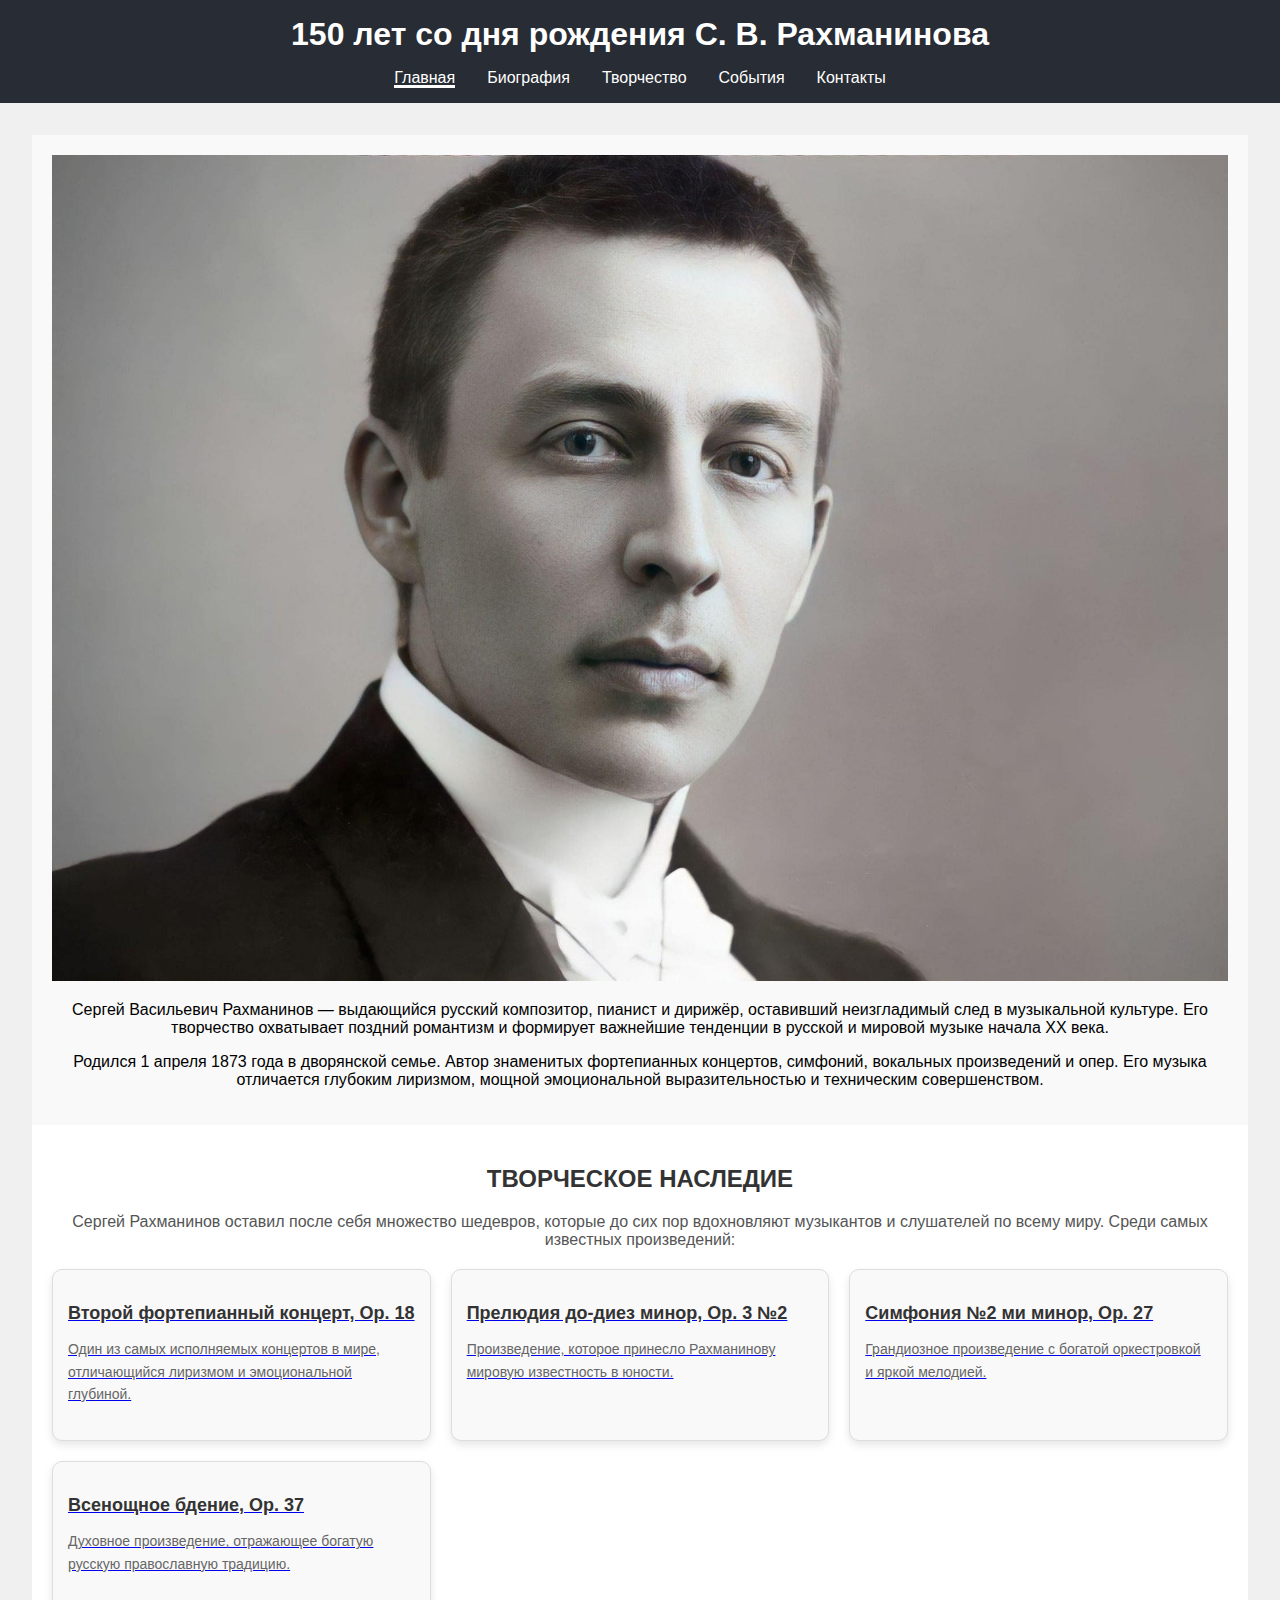
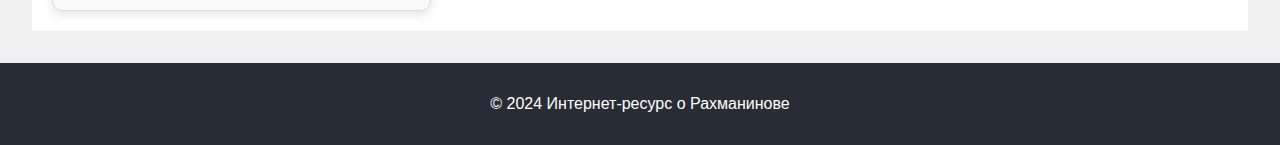
<file: index.html>
<!DOCTYPE html>
<html lang="ru">
<head>
    <meta charset="UTF-8">
    <meta name="viewport" content="width=device-width, initial-scale=1.0">
    <title>С. В. Рахманинов</title>
    <link rel="stylesheet" href="css/style.css">
</head>
<body>
    <header>
        <h1>150 лет со дня рождения С. В. Рахманинова</h1>
        <nav>
            <ul>
                <li><a href="index.html" class="active">Главная</a></li>
                <li><a href="biography.html">Биография</a></li>
                <li><a href="works.html">Творчество</a></li>
                <li><a href="events.html">События</a></li>
                <li><a href="contacts.html">Контакты</a></li>
            </ul>
        </nav>
    </header>
    <main>
        <section class="intro">
            <div class="intro-content">
                <img src="images/rahmaninov.jpg" alt="Сергей Рахманинов" class="rahmaninov-photo">
                <p>
                    Сергей Васильевич Рахманинов — выдающийся русский композитор, пианист и дирижёр, оставивший 
                    неизгладимый след в музыкальной культуре. Его творчество охватывает поздний романтизм 
                    и формирует важнейшие тенденции в русской и мировой музыке начала XX века.
                </p>
                <p>
                    Родился 1 апреля 1873 года в дворянской семье. Автор знаменитых фортепианных концертов, 
                    симфоний, вокальных произведений и опер. Его музыка отличается глубоким лиризмом, 
                    мощной эмоциональной выразительностью и техническим совершенством.
                </p>
            </div>
        </section>
        <section class="legacy">
            <h2>Творческое наследие</h2>
            <p>
                Сергей Рахманинов оставил после себя множество шедевров, которые до сих пор вдохновляют музыкантов 
                и слушателей по всему миру. Среди самых известных произведений:
            </p>
            <div class="works-list">
                <div class="work-item">
                    <a href="works.html#work-1">
                        <h3>Второй фортепианный концерт, Op. 18</h3>
                        <p>Один из самых исполняемых концертов в мире, отличающийся лиризмом и эмоциональной глубиной.</p>
                    </a>
                </div>
                <div class="work-item">
                    <a href="works.html#work-2">
                        <h3>Прелюдия до-диез минор, Op. 3 №2</h3>
                        <p>Произведение, которое принесло Рахманинову мировую известность в юности.</p>
                    </a>
                </div>
                <div class="work-item">
                    <a href="works.html#work-3">
                        <h3>Симфония №2 ми минор, Op. 27</h3>
                        <p>Грандиозное произведение с богатой оркестровкой и яркой мелодией.</p>
                    </a>
                </div>  
                <div class="work-item">
                    <a href="works.html#work-4">
                        <h3>Всенощное бдение, Op. 37</h3>
                        <p>Духовное произведение, отражающее богатую русскую православную традицию.</p>
                    </a>
                </div>
            </div>
        </section>
    </main>
    <footer>
        <p>© 2024 Интернет-ресурс о Рахманинове</p>
    </footer>
    <script src="js/script.js" defer></script>
</body>
</html>
</file>
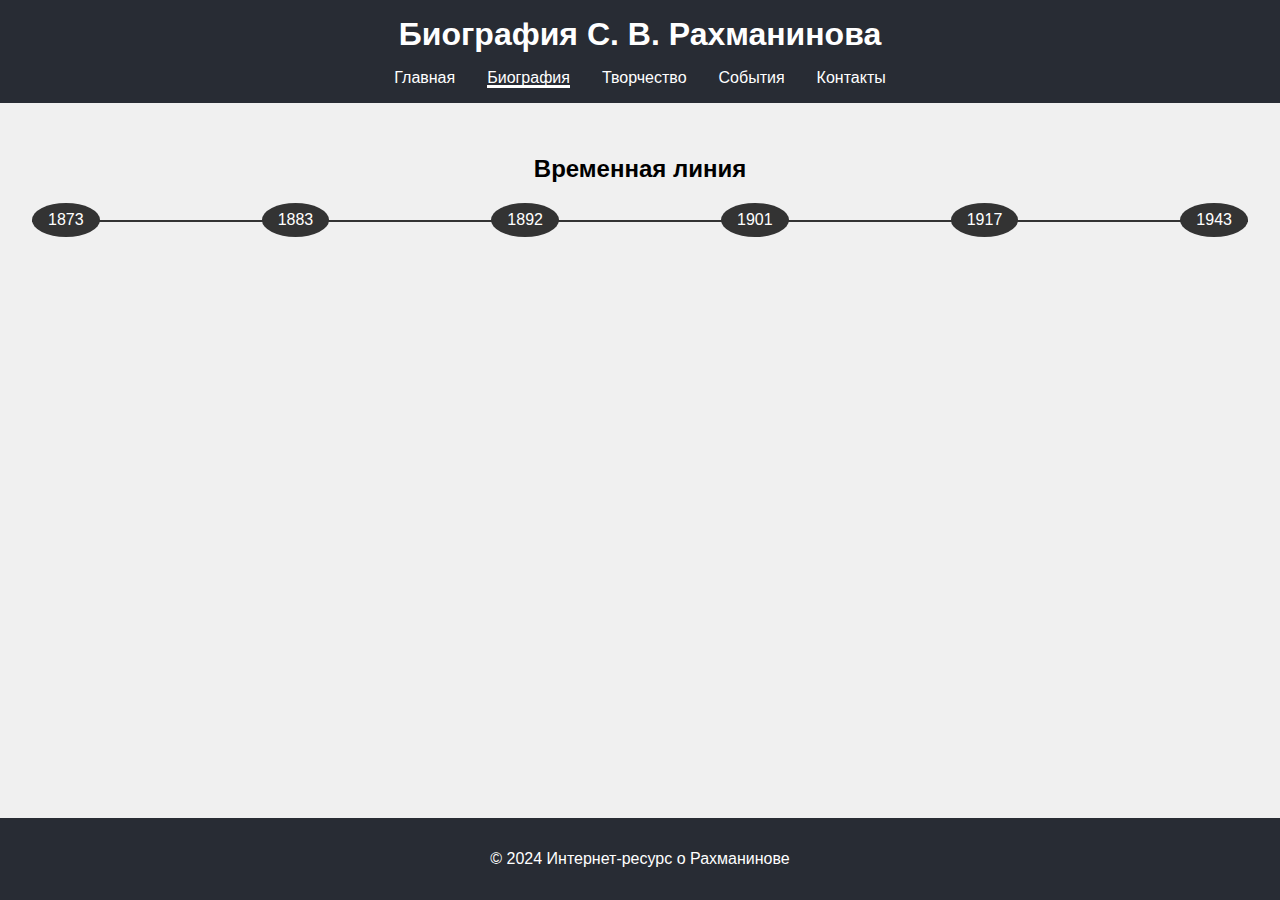
<file: biography.html>
<!DOCTYPE html>
<html lang="ru">
<head>
    <meta charset="UTF-8">
    <meta name="viewport" content="width=device-width, initial-scale=1.0">
    <title>Биография - С. В. Рахманинов</title>
    <link rel="stylesheet" href="css/style.css">
</head>
<body>
    <header>
        <h1>Биография С. В. Рахманинова</h1>
        <nav>
            <ul>
                <li><a href="index.html" >Главная</a></li>
                <li><a href="biography.html" class="active">Биография</a></li>
                <li><a href="works.html">Творчество</a></li>
                <li><a href="events.html">События</a></li>
                <li><a href="contacts.html">Контакты</a></li>
            </ul>
        </nav>
    </header>
    <main>
        <section class="timeline">
            <h2>Временная линия</h2>
            <div class="timeline-container">
                <!-- Линия -->
                <div class="timeline-line"></div>

               <!-- Годы -->
                <div class="timeline-year" data-info="Сергей Рахманинов родился в дворянской семье в селе Семёново." data-detail="<strong>1873</strong><br>Сергей Рахманинов появился на свет 1 апреля (13 апреля по новому стилю) в селе Семёново Новгородской губернии. Он был выходцем из дворянской семьи. Его отец, Василий Аркадьевич, был офицером, а мать, Любовь Петровна, происходила из музыкальной семьи.<br><img src='images/r1.jpg' alt='Фотография детства' class='detail-image' placeholder='Рахманинов в детстве'>">
                <span>1873</span>
                </div>

                <div class="timeline-year" data-info="Начало обучения музыке под руководством Николая Зверева." 
                data-detail="<strong>1883</strong><br>Семья Сергея переехала в Санкт-Петербург. Его отец разорился, и юный Сергей был отдан в музыкальную школу. Позже он поступил в Москву, где его наставником стал Николай Зверев, знаменитый учитель музыки. Именно в этот период началась серьезная музыкальная подготовка Сергея.<br><img src='images/r2.jpg' alt='Фотография Зверева' class='detail-image' placeholder='Добавить изображение здесь'>">
                <span>1883</span>
                </div>

                <div class="timeline-year" data-info="Премьера оперы 'Алеко', принесшая первый успех." 
                data-detail="<strong>1892</strong><br>Рахманинов окончил Московскую консерваторию с золотой медалью, представив свою первую оперу &laquo;Алеко&raquo;, которая стала настоящим триумфом. Премьера состоялась в Большом театре, что принесло композитору признание.<br><img src='images/r3.jpg' alt='Афиша оперы Алеко' class='detail-image' placeholder='Добавить изображение здесь'>">
                <span>1892</span>
                </div>

                <div class="timeline-year" data-info="Премьера Второго фортепианного концерта — мировое признание." 
                data-detail="<strong>1901</strong><br>После тяжелого периода депрессии, Рахманинов вернулся к композиторской деятельности. Его Второй фортепианный концерт стал символом триумфа и признания. Концерт до сих пор считается одним из величайших произведений в истории классической музыки.<br><img src='images/r4.jpg' alt='Премьера второго концерта' class='detail-image' placeholder='Добавить изображение здесь'>">
                <span>1901</span>
                </div>

                <div class="timeline-year" data-info="Эмиграция в связи с революцией в России." 
                data-detail="<strong>1917</strong><br>После Октябрьской революции Рахманинов с семьей был вынужден покинуть Россию. Они эмигрировали в Европу, а затем в США, где композитор начал новую жизнь в качестве исполнителя и дирижера.<br><img src='images/r5.jpg' alt='Эмиграция Рахманинова' class='detail-image' placeholder='Добавить изображение здесь'>">
                <span>1917</span>
                </div>

                <div class="timeline-year" data-info="Смерть композитора в Беверли-Хиллз, США." 
                data-detail="<strong>1943</strong><br>Сергей Рахманинов скончался 28 марта 1943 года в Беверли-Хиллз, Калифорния, США. Он оставил после себя огромное музыкальное наследие, оставаясь одной из ключевых фигур в истории классической музыки.<br><img src='images/r6.jpg' alt='Памятник Рахманинову' class='detail-image' placeholder='Добавить изображение здесь'>">
                <span>1943</span>
                </div>

            </div>
            <div id="timeline-tooltip" class="tooltip"></div>
            <div id="timeline-details"></div>
        </section>
    </main>
    <footer>
        <p>© 2024 Интернет-ресурс о Рахманинове</p>
    </footer>
    <script src="js/script.js" defer></script>
</body>
</html>
</file>
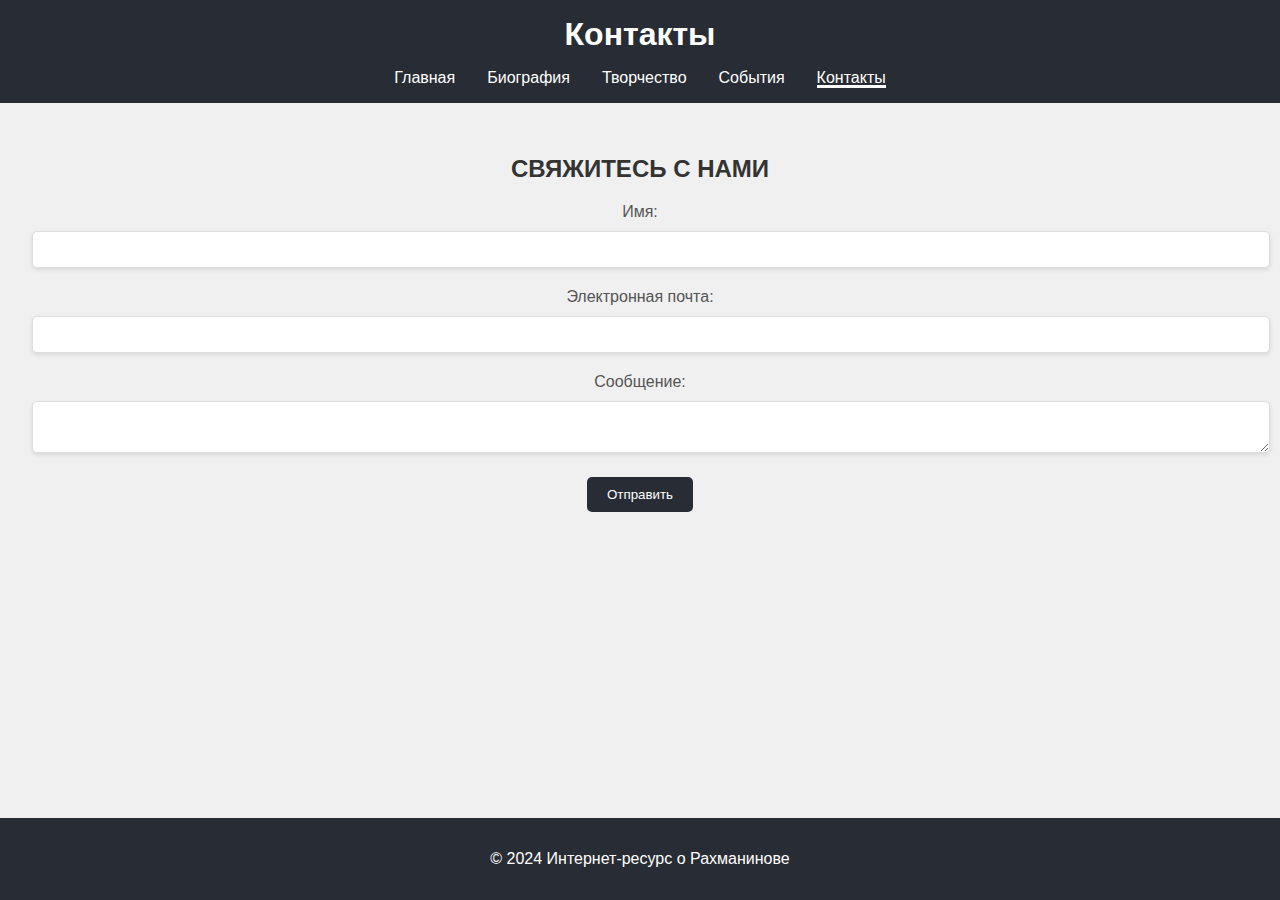
<file: contacts.html>
<!DOCTYPE html>
<html lang="ru">
<head>
    <meta charset="UTF-8">
    <meta name="viewport" content="width=device-width, initial-scale=1.0">
    <title>Контакты - С. В. Рахманинов</title>
    <link rel="stylesheet" href="css/style.css">
</head>
<body>
    <header>
        <h1>Контакты</h1>
        <nav>
            <ul>
                <li><a href="index.html">Главная</a></li>
                <li><a href="biography.html">Биография</a></li>
                <li><a href="works.html">Творчество</a></li>
                <li><a href="events.html">События</a></li>
                <li><a href="contacts.html" class="active">Контакты</a></li>
            </ul>
        </nav>
    </header>
    <main>
        <section class="contact-form-section">
            <h2>Свяжитесь с нами</h2>
            <form id="contact-form">
                <label for="name">Имя:</label>
                <input type="text" id="name" name="name" required>
                <label for="email">Электронная почта:</label>
                <input type="email" id="email" name="email" required>
                <label for="message">Сообщение:</label>
                <textarea id="message" name="message" required></textarea>
                <button type="submit">Отправить</button>
            </form>
        </section>
    </main>
    <footer>
        <p>© 2024 Интернет-ресурс о Рахманинове</p>
    </footer>
    <script src="js/script.js" defer></script>
</body>
</html>
</file>
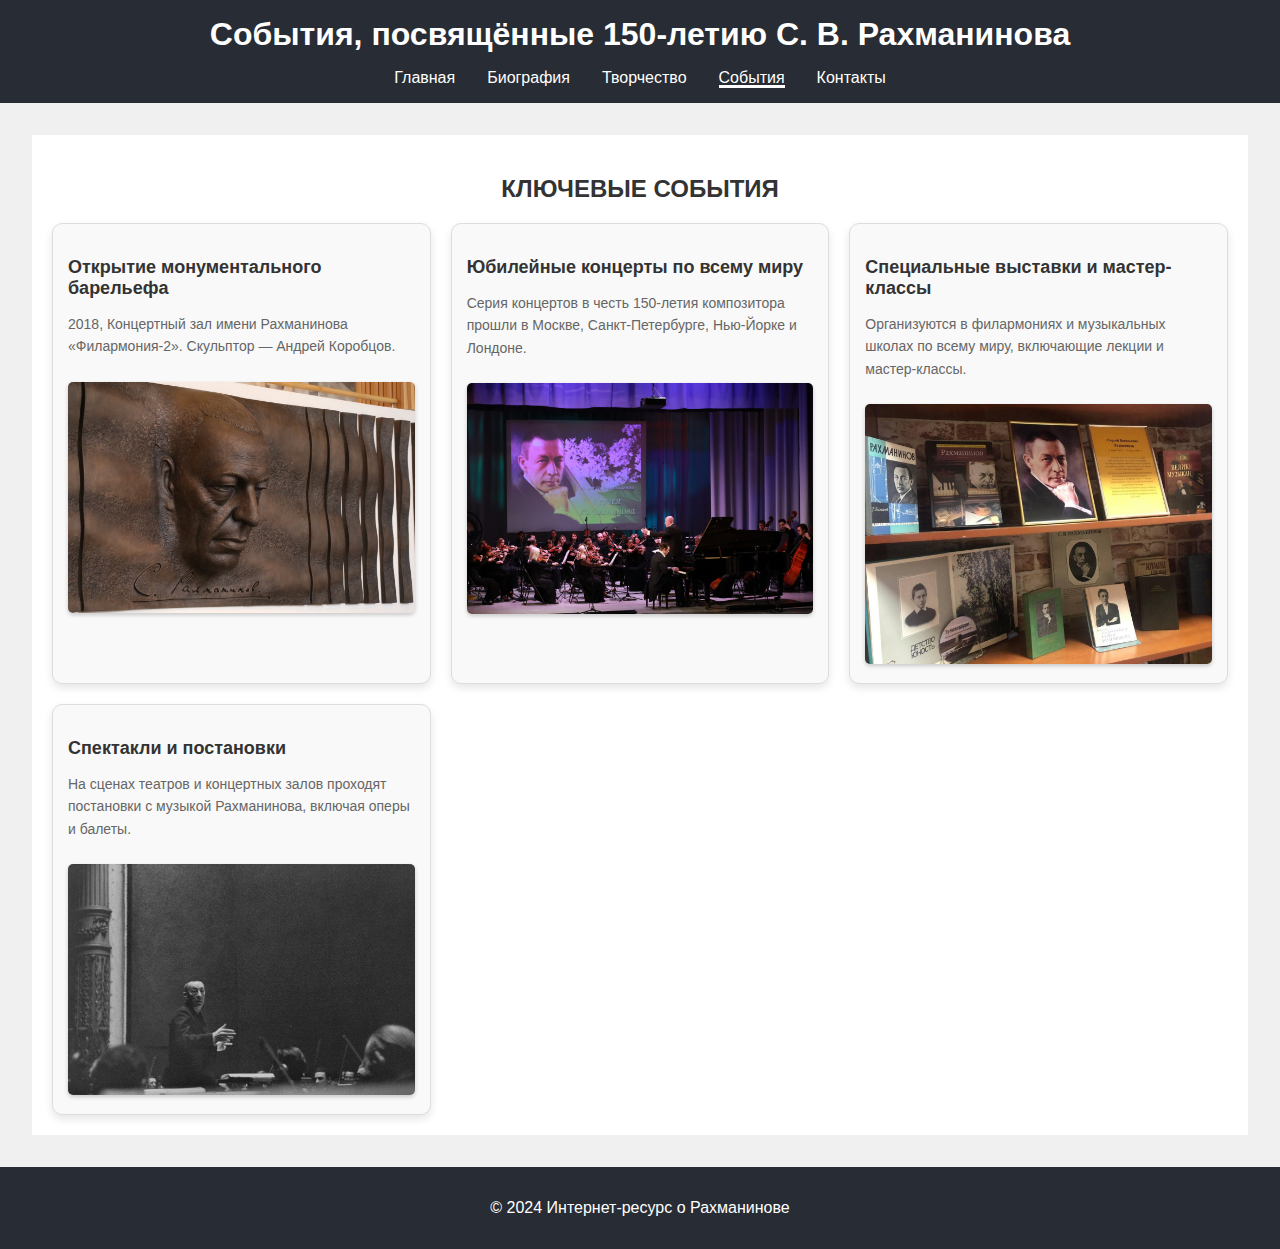
<file: events.html>
<!DOCTYPE html>
<html lang="ru">
<head>
    <meta charset="UTF-8">
    <meta name="viewport" content="width=device-width, initial-scale=1.0">
    <title>События - Рахманинов 150 лет</title>
    <link rel="stylesheet" href="css/style.css">
</head>
<body>
    <header>
        <h1>События, посвящённые 150-летию С. В. Рахманинова</h1>
        <nav>
            <ul>
                <li><a href="index.html">Главная</a></li>
                <li><a href="biography.html">Биография</a></li>
                <li><a href="works.html">Творчество</a></li>
                <li><a href="events.html" class="active">События</a></li>
                <li><a href="contacts.html">Контакты</a></li>
            </ul>
        </nav>
    </header>
    <main>
        <section class="events">
            <h2>Ключевые события</h2>
            <div class="event-list">
                <div class="event-item" id="event-1">
                    <h3>Открытие монументального барельефа</h3>
                    <p>2018, Концертный зал имени Рахманинова «Филармония-2». Скульптор — Андрей Коробцов.</p>
                    <img src="images/rahmaninov-barrel.jpg" alt="Барельеф Рахманинова" class="event-photo">
                </div>
                <div class="event-item" id="event-2">
                    <h3>Юбилейные концерты по всему миру</h3>
                    <p>Серия концертов в честь 150-летия композитора прошли в Москве, Санкт-Петербурге, Нью-Йорке и Лондоне.</p>
                    <img src="images/concert.jpg" alt="Юбилейный концерт Рахманинова" class="event-photo">
                </div>
                <div class="event-item" id="event-3">
                    <h3>Специальные выставки и мастер-классы</h3>
                    <p>Организуются в филармониях и музыкальных школах по всему миру, включающие лекции и мастер-классы.</p>
                    <img src="images/exhibition.jpg" alt="Выставка посвященная Рахманинову" class="event-photo">
                </div>
                <div class="event-item" id="event-4">
                    <h3>Спектакли и постановки</h3>
                    <p>На сценах театров и концертных залов проходят постановки с музыкой Рахманинова, включая оперы и балеты.</p>
                    <img src="images/theatre.jpg" alt="Постановка с музыкой Рахманинова" class="event-photo">
                </div>
            </div>
        </section>
    </main>
    <footer>
        <p>© 2024 Интернет-ресурс о Рахманинове</p>
    </footer>
    <script src="js/script.js" defer></script>
</body>
</html>
</file>
<file: css/style.css>
body {
    font-family: Arial, sans-serif;
    margin: 0;
    padding: 0;
    display: flex;
    flex-direction: column;
    min-height: 100vh; /* Убедимся, что тело страницы занимает всю высоту окна */
    background: linear-gradient(120deg, #f0f0f0 0%, #c9c5c4 100%); /* Плавный фон */
    background-size: cover;
}

header {
    background-color: #282c34;
    color: white;
    padding: 1em 0;
    text-align: center;
}

header h1 {
    margin: 0;
}

nav ul {
    display: flex;
    list-style: none;
    justify-content: center;
    padding: 0;
    margin: 1em 0 0;
}

nav ul li {
    margin: 0 1em;
}

nav ul li a {
    color: white;
    text-decoration: none;
    position: relative;
    transition: color 0.3s ease;
}

nav ul li a:hover {
    color: #ddd;
}

nav ul li a::after {
    content: '';
    position: absolute;
    left: 0;
    bottom: 0;
    width: 0;
    height: 1px;
    background-color: white;
    transition: width 0.3s ease;
}

nav ul li a:hover::after,
nav ul li a.active::after {
    width: 100%;
}

main {
    flex: 1; /* Основное содержимое растягивается, чтобы заполнить оставшееся пространство */
    padding: 2em;
    text-align: center;
    background-color: #f0f0f0;
}


.contact-form-section h2 {
    margin-bottom: 20px;
    font-size: 24px;
    color: #333;
    text-transform: uppercase;
}

label {
    display: block;
    margin-bottom: 10px;
    color: #555;
}

input,
textarea {
    width: 100%;
    padding: 10px;
    margin-bottom: 20px;
    border: 1px solid #ddd;
    border-radius: 5px;
    box-shadow: 0 2px 4px rgba(0, 0, 0, 0.1);
    transition: border-color 0.3s ease;
}

input:focus,
textarea:focus {
    border-color: #888;
}

button {
    background-color: #282c34;
    color: white;
    padding: 10px 20px;
    border: none;
    border-radius: 5px;
    cursor: pointer;
    transition: background-color 0.3s ease;
}

button:hover {
    background-color: #444;
}

footer {
    background-color: #282c34;
    color: white;
    text-align: center;
    padding: 1em 0;
    position: relative;
    width: 100%;
    bottom: 0;
    margin-top: auto;
}

/* Основная секция с фото и текстом */
.intro {
    display: flex;
    align-items: center;
    justify-content: center;
    flex-wrap: wrap;
    padding: 20px;
    background-color: #f9f9f9;
}

.intro-content {
    max-width: 100%;
    text-align: center;
}

.rahmaninov-photo {
    max-width: 100%;
    height:auto;
}

.legacy {
    padding: 20px;
    text-align: center;
    background-color: #fff;
}

.legacy h2 {
    margin-bottom: 20px;
    font-size: 24px;
    color: #333;
    text-transform: uppercase;
}

.legacy p {
    font-size: 16px;
    color: #555;
    margin-bottom: 20px;
}

.works {
    padding: 20px;
    text-align: center;
}

.works h2 {
    margin-bottom: 20px;
    font-size: 24px;
    color: #333;
    text-transform: uppercase;
}

.works-list {
    display: grid;
    grid-template-columns: repeat(auto-fit, minmax(300px, 1fr));
    gap: 20px;
    padding: 0;
    margin: 0;
}

.work-item {
    background-color: #f9f9f9;
    border: 1px solid #ddd;
    border-radius: 10px;
    padding: 15px;
    box-shadow: 0 4px 8px rgba(0, 0, 0, 0.1);
    transition: transform 0.3s ease, box-shadow 0.3s ease;
    text-align: left;
}

.work-item h3 {
    font-size: 18px;
    color: #333;
    margin-bottom: 10px;
}

.work-item p {
    font-size: 14px;
    color: #666;
    line-height: 1.6;
}

.work-item:hover {
    transform: translateY(-5px);
    box-shadow: 0 6px 12px rgba(0, 0, 0, 0.2);
}

.work-item audio {
    display: block;
    margin-top: 10px;
    width: 100%; /* Плеер растягивается на ширину карточки */
    max-width: 300px;
    outline: none;
}

.events {
    padding: 20px;
    text-align: center;
    background-color: #fff;
}

.events h2 {
    margin-bottom: 20px;
    font-size: 24px;
    color: #333;
    text-transform: uppercase;
}

.event-list {
    display: grid;
    grid-template-columns: repeat(auto-fit, minmax(300px, 1fr)); /* Адаптивная сетка для изображений */
    gap: 20px;
    padding: 0;
    margin: 0;
}

.event-item {
    background-color: #f9f9f9;
    border: 1px solid #ddd;
    border-radius: 10px;
    padding: 15px;
    box-shadow: 0 4px 8px rgba(0, 0, 0, 0.1);
    transition: transform 0.3s ease, box-shadow 0.3s ease;
    text-align: left;
    cursor: pointer; /* Появление указателя мыши */
}

.event-item:hover {
    transform: translateY(-5px);
    box-shadow: 0 6px 12px rgba(0, 0, 0, 0.2);
}

.event-item h3 {
    font-size: 18px;
    color: #333;
    margin-bottom: 10px;
}

.event-item p {
    font-size: 14px;
    color: #666;
    line-height: 1.6;
}

.event-photo {
    max-width: 100%;
    margin-top: 10px;
    border-radius: 5px;
    box-shadow: 0 2px 4px rgba(0, 0, 0, 0.2);
}



/* Адаптивность */
@media (max-width: 768px) {
    nav ul {
        flex-direction: column;
    }

    nav ul li {
        margin: 0.5em 0;
    }
}

.timeline {
    max-width: 100%;
    position: relative;
}

.timeline-container {
    display: flex;
    justify-content: space-between;
    flex-direction: row;
    position: relative;
}

.timeline-line {
    position: absolute;
    top: 40%;  /* Линия будет в центре */
    left: 0;
    width: 100%;
    height: 2px;
    background-color: #333;
    z-index: 1; /* Линия будет на заднем плане */
}

.timeline-year {
    position: relative;
    text-align: center;
    cursor: pointer;
    margin-bottom: 10px;
    z-index: 2; /* Годы будут отображаться поверх линии */
}

.timeline-year span {
    display: inline-block;
    padding: 0.5em 1em;
    background-color: #333;
    color: white;
    border-radius: 50%;
    transition: transform 0.3s;
}

.timeline-year span:hover {
    transform: scale(1.2);
}

@media (max-width: 768px) {
    #timeline-tooltip {
        max-width: 200px;
        font-size: 12px;
    }

    .detail-content {
        font-size: 14px;
    }

    .timeline-container {
        flex-direction: column; /* Stacks items vertically */
    }

    .timeline-year {
        margin-bottom: 15px; /* More space for smaller screens */
    }

    .timeline-line {
        position: absolute;
        left: 50%;
        top: 0;
        bottom: 0;
        width: 2px;
        background-color: #333;
        height: 90%;
        transform: translateX(-50%);
    }
}


/* Тултип */
#timeline-tooltip {
    position: fixed;
    top: 80px; /* Над центром временной линии */
    left: 50%;
    transform: translateX(-50%);
    background-color: rgba(0, 0, 0, 0.9);
    color: white;
    padding: 10px;
    border-radius: 5px;
    font-size: 14px;
    z-index: 100;
    pointer-events: none;
    max-width: 300px;
    text-align: center;
    opacity: 0;
    transition: opacity 0.3s ease, transform 0.3s ease;
    box-shadow: 0px 4px 8px rgba(0, 0, 0, 0.3);
}

/* Показ тултипа */
#timeline-tooltip.visible {
    opacity: 1;
}

/* Подробности (модал) */
#timeline-details {
    position: relative;
    margin-top: 20px;
    padding: 20px;
    background-color: #f9f9f9;
    border-top: 2px solid #ccc;
    opacity: 0;
    visibility: hidden;
    transform: translateY(20px);
    transition: opacity 0.5s ease, transform 0.5s ease;
}

#timeline-details.visible {
    opacity: 1;
    visibility: visible;
    transform: translateY(0);
}

@keyframes slide-up {
    from {
        transform: translateY(20px);
        opacity: 0;
    }
    to {
        transform: translateY(0);
        opacity: 1;
    }
}

.detail-content {
    font-size: 16px;
    line-height: 1.5;
}
.detail-image {
    max-width: 100%;
    height: auto;
    margin-top: 10px;
    border-radius: 5px;
    box-shadow: 0 2px 4px rgba(0, 0, 0, 0.2);
}
</file>
